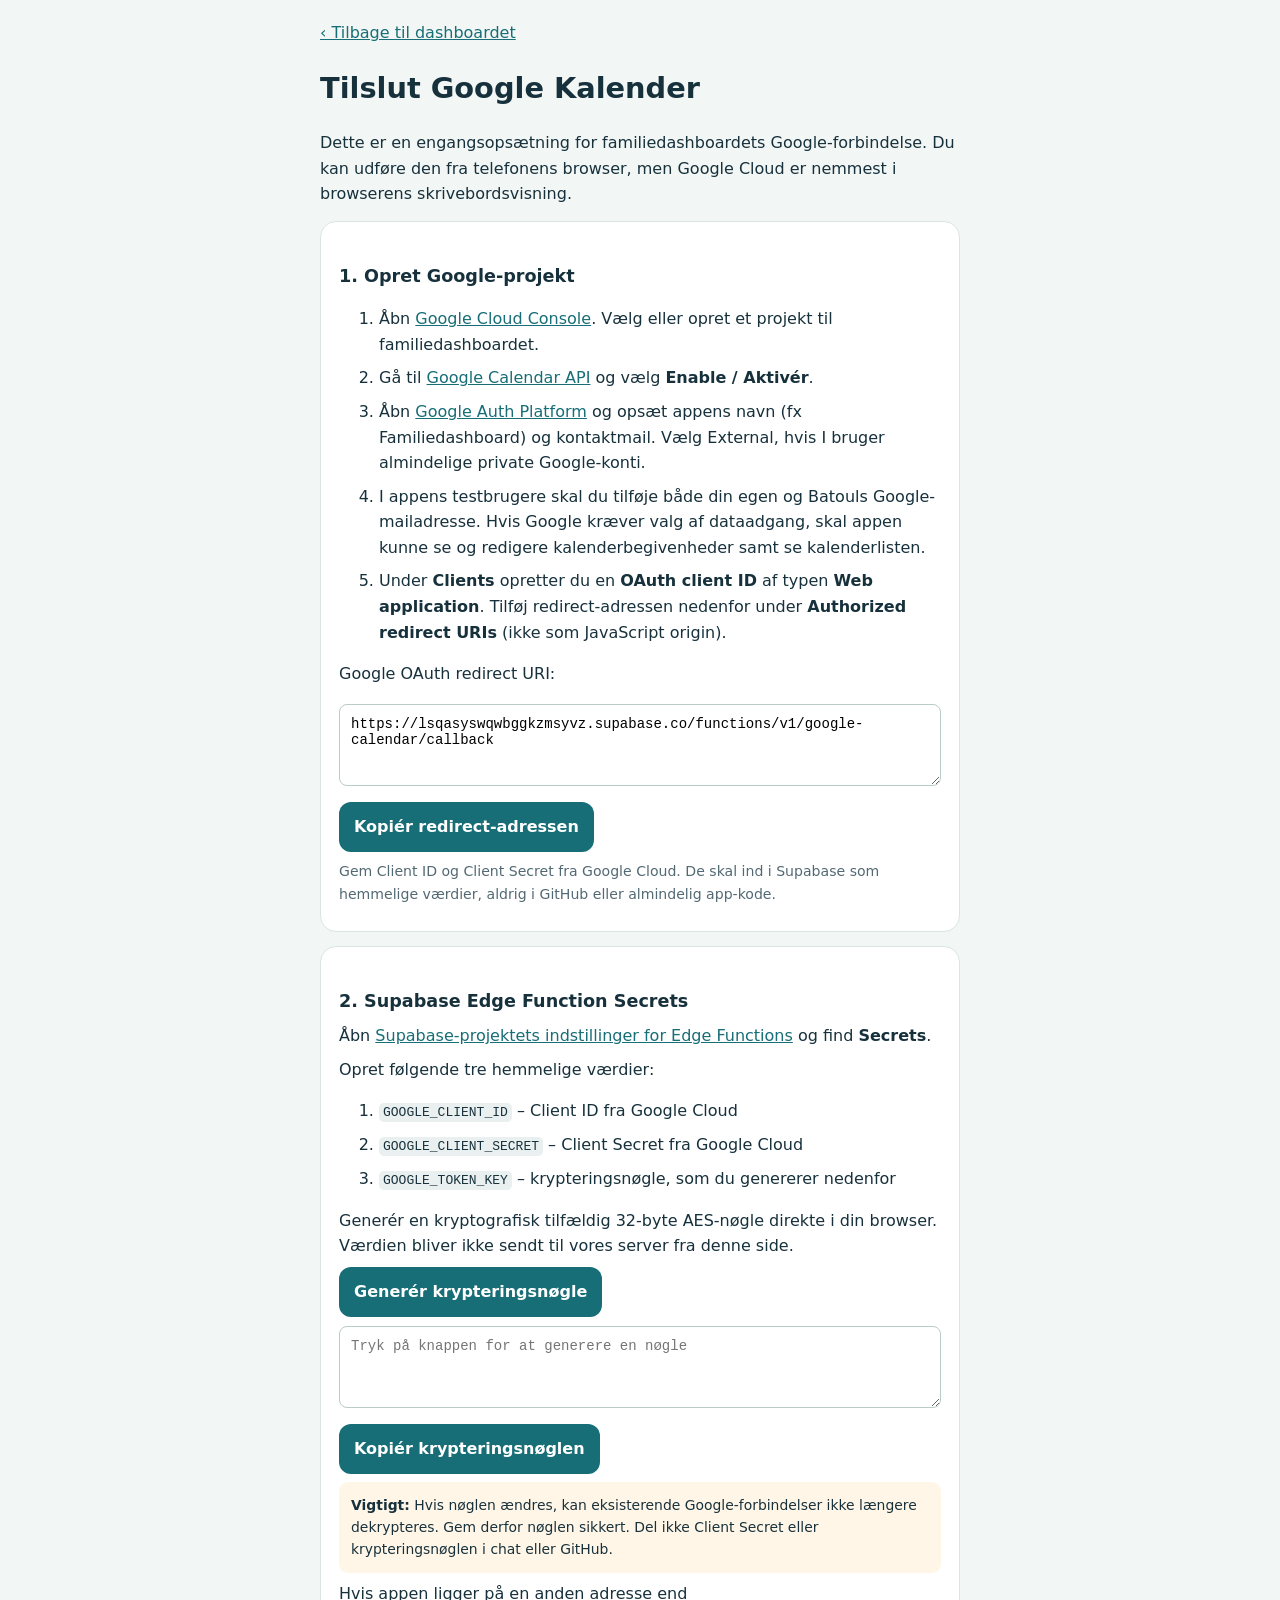
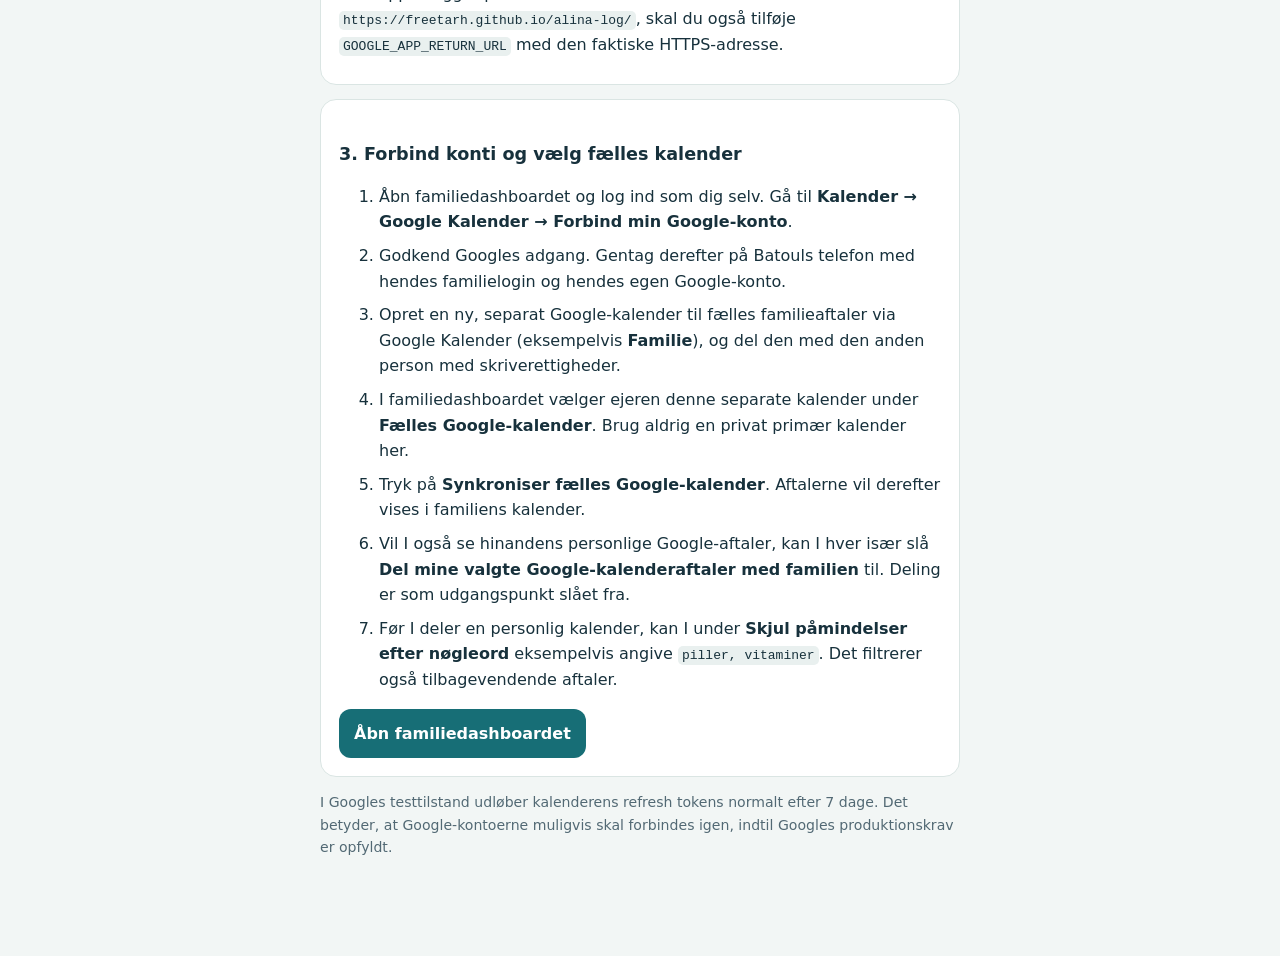
<file: google-setup.html>
<!doctype html>
<html lang="da"><head><meta charset="utf-8"><meta name="viewport" content="width=device-width,initial-scale=1,viewport-fit=cover"><title>Opsæt Google Kalender · Familiedashboard</title>
<style>:root{font-family:system-ui,-apple-system,sans-serif;color:#17313c;background:#f2f6f5}body{max-width:640px;margin:0 auto;padding:20px 16px 90px;line-height:1.6}h1{font-size:1.8rem}h2{font-size:1.1rem;margin:22px 0 8px}p{margin:8px 0}a{color:#176e76}li{margin:8px 0}code{overflow-wrap:anywhere;background:#e9f0ef;padding:2px 4px;border-radius:5px}.panel{padding:18px;margin:14px 0;background:white;border:1px solid #dae5e3;border-radius:16px}.btn{display:inline-block;border:0;border-radius:12px;padding:12px 15px;background:#176e76;color:white;font:inherit;font-weight:650;text-decoration:none;cursor:pointer}textarea{width:100%;box-sizing:border-box;min-height:82px;padding:11px;border-radius:8px;border:1px solid #bacbc9;resize:vertical;margin:9px 0;font:14px monospace}.note{font-size:.88rem;color:#526974}.warn{background:#fff6e7;border-radius:9px;padding:12px;font-size:.87rem}strong{font-weight:700}</style></head>
<body><a href="./">‹ Tilbage til dashboardet</a><h1>Tilslut Google Kalender</h1>
<p>Dette er en engangsopsætning for familiedashboardets Google-forbindelse. Du kan udføre den fra telefonens browser, men Google Cloud er nemmest i browserens skrivebordsvisning.</p>
<section class="panel"><h2>1. Opret Google-projekt</h2><ol>
<li>Åbn <a href="https://console.cloud.google.com/" target="_blank" rel="noopener">Google Cloud Console</a>. Vælg eller opret et projekt til familiedashboardet.</li>
<li>Gå til <a href="https://console.cloud.google.com/apis/library/calendar-json.googleapis.com" target="_blank" rel="noopener">Google Calendar API</a> og vælg <strong>Enable / Aktivér</strong>.</li>
<li>Åbn <a href="https://console.cloud.google.com/auth/overview" target="_blank" rel="noopener">Google Auth Platform</a> og opsæt appens navn (fx Familiedashboard) og kontaktmail. Vælg External, hvis I bruger almindelige private Google-konti.</li>
<li>I appens testbrugere skal du tilføje både din egen og Batouls Google-mailadresse. Hvis Google kræver valg af dataadgang, skal appen kunne se og redigere kalenderbegivenheder samt se kalenderlisten.</li>
<li>Under <strong>Clients</strong> opretter du en <strong>OAuth client ID</strong> af typen <strong>Web application</strong>. Tilføj redirect-adressen nedenfor under <strong>Authorized redirect URIs</strong> (ikke som JavaScript origin).</li>
</ol>
<p>Google OAuth redirect URI:</p><textarea id="redirect" readonly>https://lsqasyswqwbggkzmsyvz.supabase.co/functions/v1/google-calendar/callback</textarea>
<button class="btn" data-copy="redirect" type="button">Kopiér redirect-adressen</button>
<p class="note">Gem Client ID og Client Secret fra Google Cloud. De skal ind i Supabase som hemmelige værdier, aldrig i GitHub eller almindelig app-kode.</p></section>
<section class="panel"><h2>2. Supabase Edge Function Secrets</h2>
<p>Åbn <a href="https://supabase.com/dashboard/project/lsqasyswqwbggkzmsyvz/settings/functions" target="_blank" rel="noopener">Supabase-projektets indstillinger for Edge Functions</a> og find <strong>Secrets</strong>.</p>
<p>Opret følgende tre hemmelige værdier:</p>
<ol><li><code>GOOGLE_CLIENT_ID</code> – Client ID fra Google Cloud</li>
<li><code>GOOGLE_CLIENT_SECRET</code> – Client Secret fra Google Cloud</li>
<li><code>GOOGLE_TOKEN_KEY</code> – krypteringsnøgle, som du genererer nedenfor</li></ol>
<p>Generér en kryptografisk tilfældig 32-byte AES-nøgle direkte i din browser. Værdien bliver ikke sendt til vores server fra denne side.</p>
<button id="generate" class="btn" type="button">Generér krypteringsnøgle</button>
<textarea id="key" readonly placeholder="Tryk på knappen for at generere en nøgle"></textarea>
<button id="copy-key" data-copy="key" class="btn" type="button">Kopiér krypteringsnøglen</button>
<p class="warn"><strong>Vigtigt:</strong> Hvis nøglen ændres, kan eksisterende Google-forbindelser ikke længere dekrypteres. Gem derfor nøglen sikkert. Del ikke Client Secret eller krypteringsnøglen i chat eller GitHub.</p>
<p>Hvis appen ligger på en anden adresse end <code>https://freetarh.github.io/alina-log/</code>, skal du også tilføje <code>GOOGLE_APP_RETURN_URL</code> med den faktiske HTTPS-adresse.</p></section>
<section class="panel"><h2>3. Forbind konti og vælg fælles kalender</h2>
<ol><li>Åbn familiedashboardet og log ind som dig selv. Gå til <strong>Kalender → Google Kalender → Forbind min Google-konto</strong>.</li>
<li>Godkend Googles adgang. Gentag derefter på Batouls telefon med hendes familielogin og hendes egen Google-konto.</li>
<li>Opret en ny, separat Google-kalender til fælles familieaftaler via Google Kalender (eksempelvis <strong>Familie</strong>), og del den med den anden person med skriverettigheder.</li>
<li>I familiedashboardet vælger ejeren denne separate kalender under <strong>Fælles Google-kalender</strong>. Brug aldrig en privat primær kalender her.</li>
<li>Tryk på <strong>Synkroniser fælles Google-kalender</strong>. Aftalerne vil derefter vises i familiens kalender.</li><li>Vil I også se hinandens personlige Google-aftaler, kan I hver især slå <strong>Del mine valgte Google-kalenderaftaler med familien</strong> til. Deling er som udgangspunkt slået fra.</li>
<li>Før I deler en personlig kalender, kan I under <strong>Skjul påmindelser efter nøgleord</strong> eksempelvis angive <code>piller, vitaminer</code>. Det filtrerer også tilbagevendende aftaler.</li></ol>
<a href="./" class="btn">Åbn familiedashboardet</a>
</section>
<p class="note">I Googles testtilstand udløber kalenderens refresh tokens normalt efter 7 dage. Det betyder, at Google-kontoerne muligvis skal forbindes igen, indtil Googles produktionskrav er opfyldt.</p>
<script>
const $=id=>document.getElementById(id);
$('generate').addEventListener('click',()=>{const bytes=crypto.getRandomValues(new Uint8Array(32));$('key').value=btoa(String.fromCharCode(...bytes));});
document.querySelectorAll('[data-copy]').forEach(button=>button.addEventListener('click',async()=>{const value=$(button.dataset.copy).value;if(!value)return;try{await navigator.clipboard.writeText(value);button.textContent='Kopieret';setTimeout(()=>button.textContent=button.dataset.copy==='key'?'Kopiér krypteringsnøglen':'Kopiér redirect-adressen',1600);}catch{ $(button.dataset.copy).focus();$(button.dataset.copy).select();}}));
</script></body></html>
</file>
